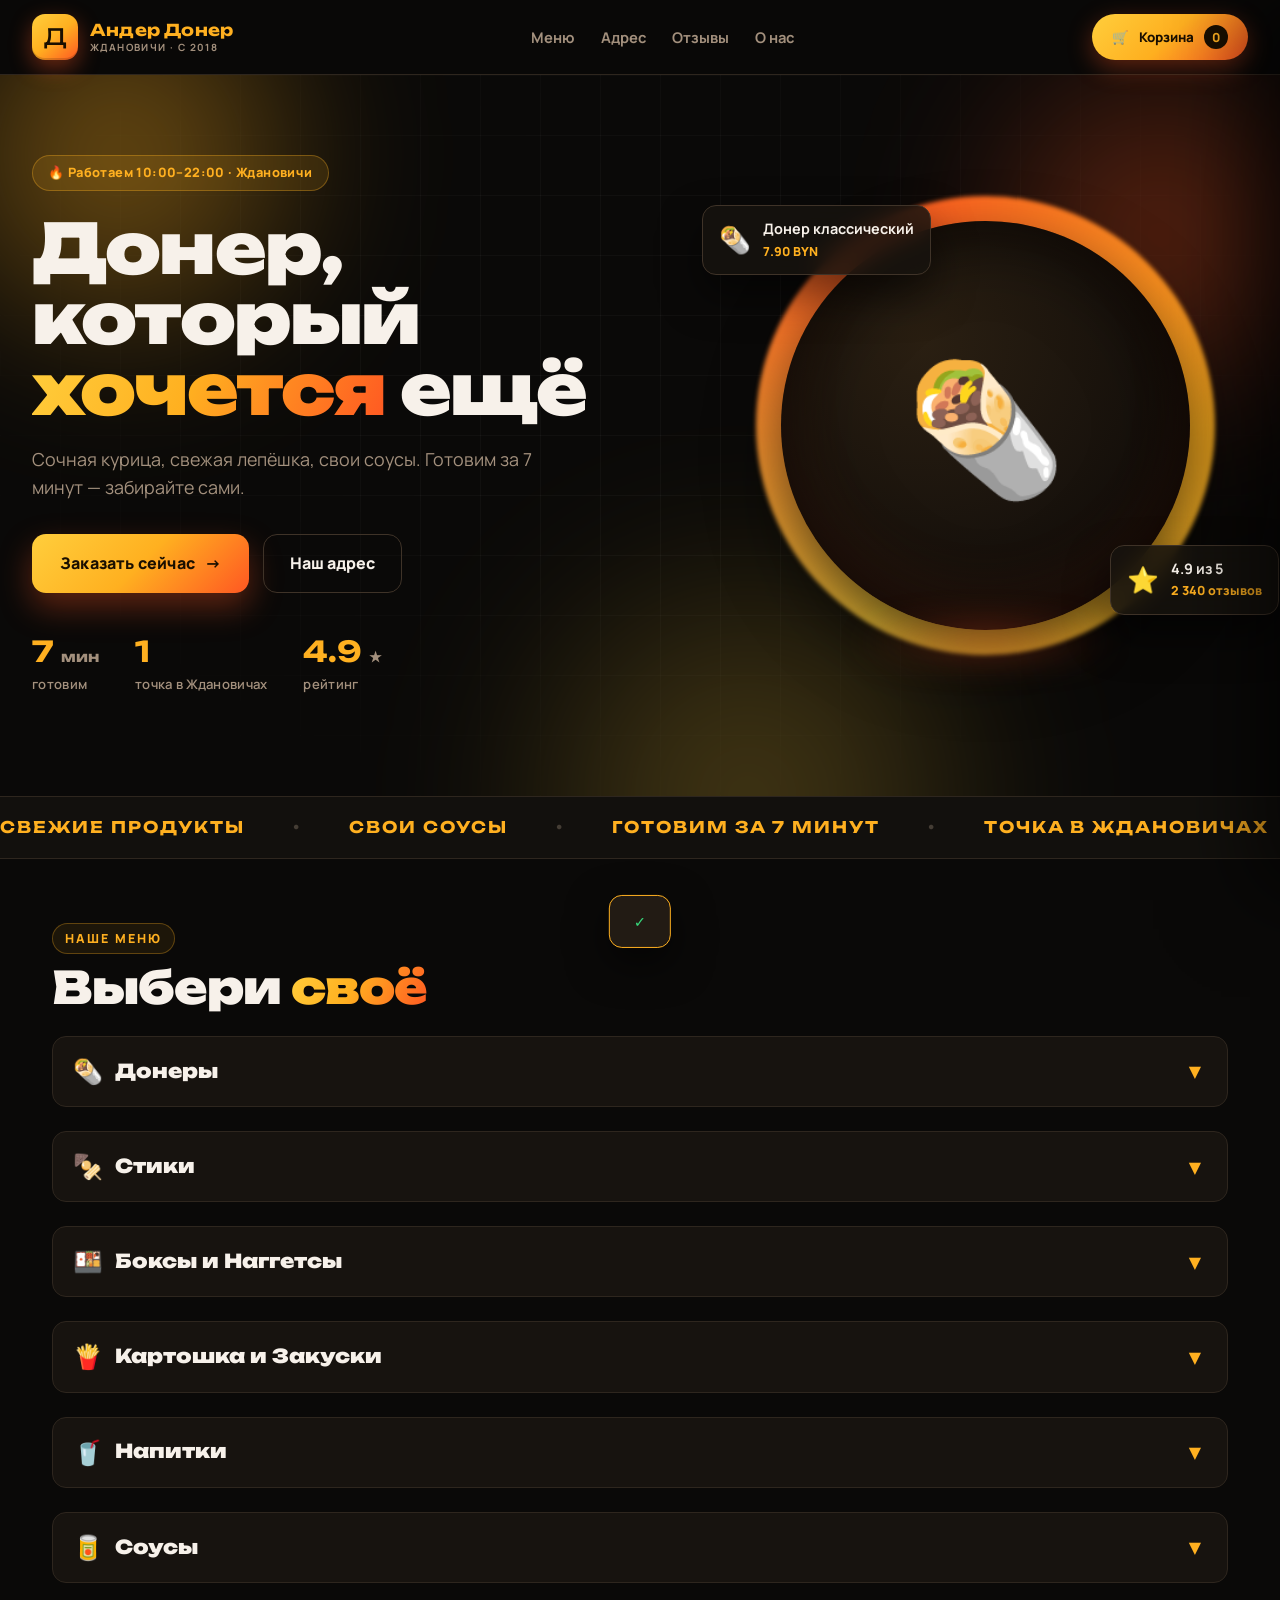
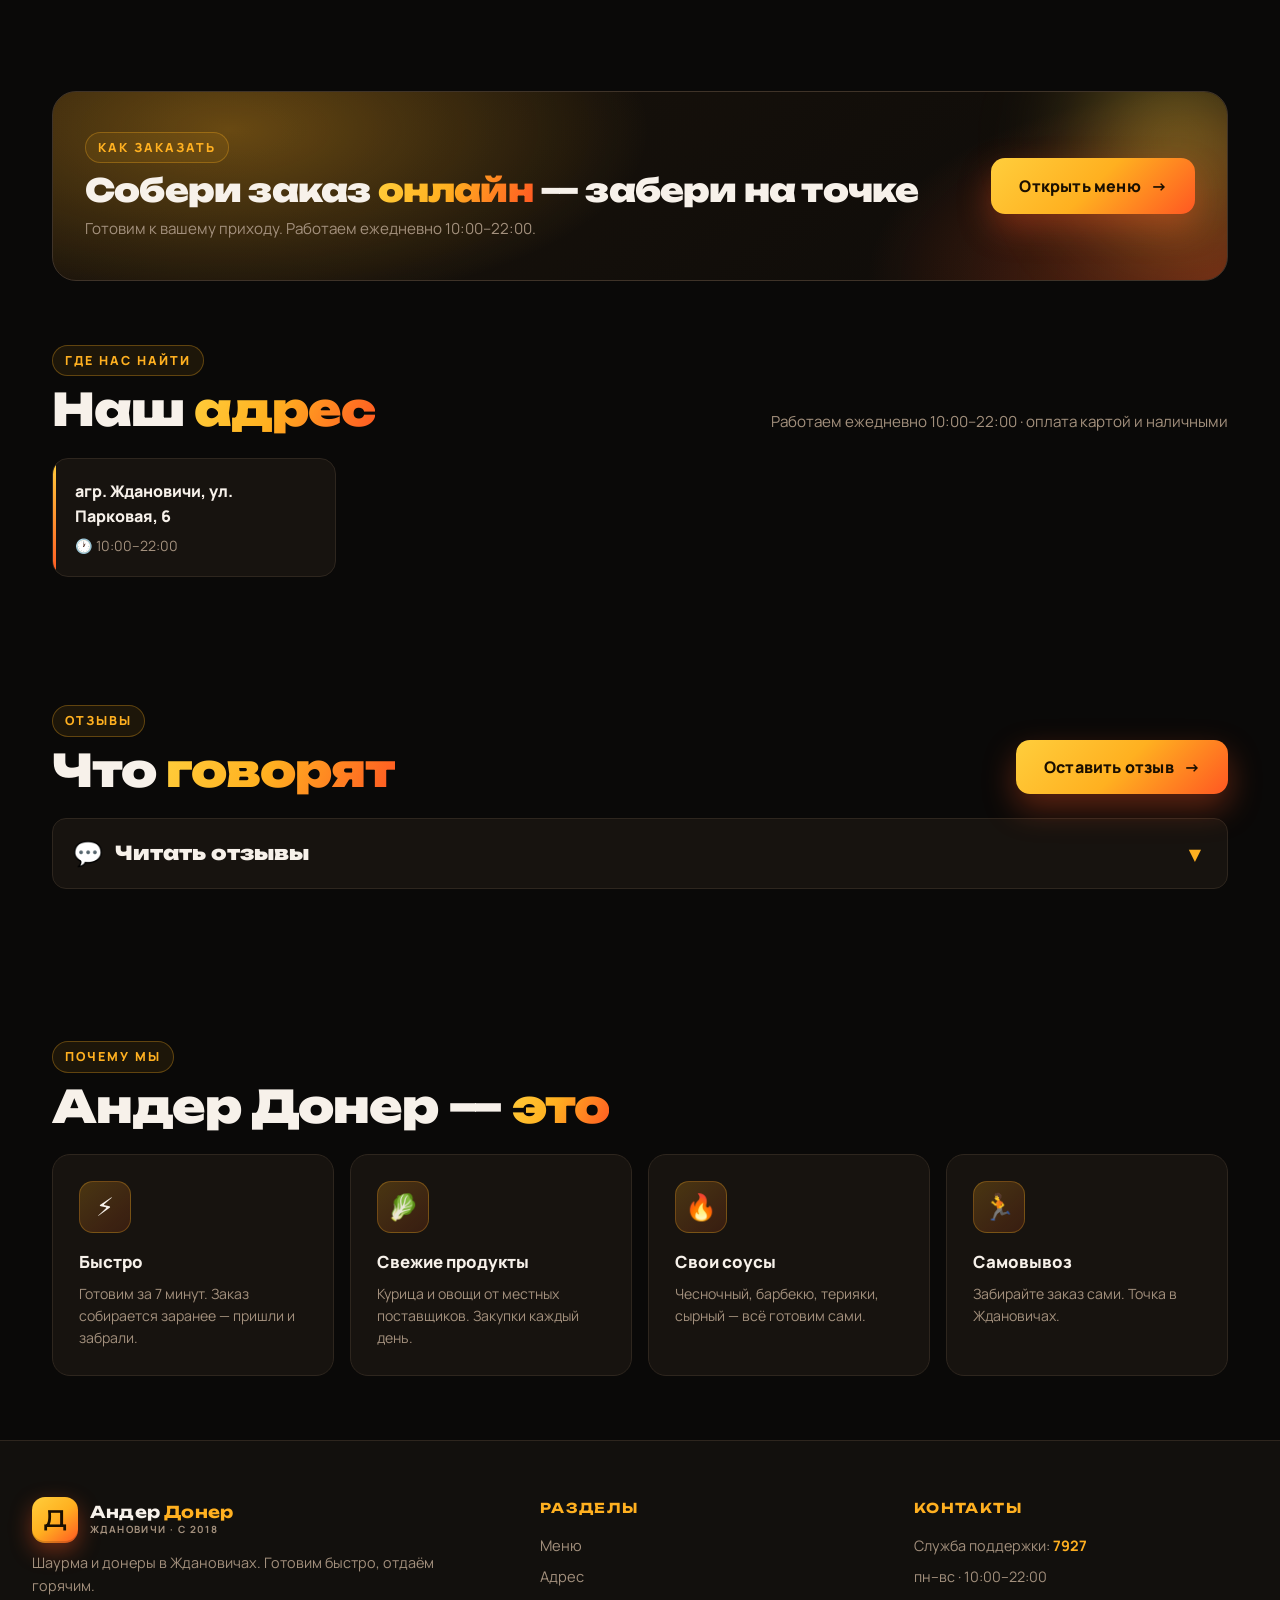
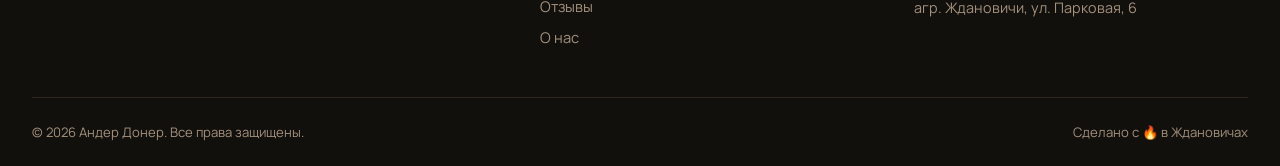
<file: index.html>
<!DOCTYPE html>
<html lang="ru">
<head>
<meta charset="UTF-8">
<meta name="viewport" content="width=device-width, initial-scale=1.0">
<meta name="theme-color" content="#0a0908">
<title>Андер Донер — шаурма и донеры в Ждановичах</title>
<link rel="preconnect" href="https://fonts.googleapis.com">
<link rel="preconnect" href="https://fonts.gstatic.com" crossorigin>
<link href="https://fonts.googleapis.com/css2?family=Manrope:wght@500;700;800;900&family=Unbounded:wght@700;900&display=swap" rel="stylesheet">
<style>
:root {
  --bg: #0a0908;
  --bg-soft: #12100d;
  --surface: #17130f;
  --surface-2: #221b14;
  --line: #2e261e;
  --line-2: #3f3328;
  --accent: #ffb020;
  --accent-2: #ff5722;
  --accent-3: #ffce3c;
  --text: #f7f1ea;
  --muted: #a3907d;
  --ok: #37d67a;
  --err: #ff5a5a;
  --radius: 18px;
  --font-body: 'Manrope', 'Segoe UI', system-ui, sans-serif;
  --font-display: 'Unbounded', 'Manrope', sans-serif;
}
* { margin:0; padding:0; box-sizing:border-box; }
html { scroll-behavior:smooth; }
body { font-family: var(--font-body); background: var(--bg); color: var(--text); line-height:1.55; -webkit-font-smoothing: antialiased; overflow-x:hidden; }
button { font-family: inherit; cursor:pointer; border:none; }
input, select, textarea { font-family: inherit; }
a { color: var(--accent); text-decoration:none; }
.grad { background: linear-gradient(115deg, var(--accent-3) 0%, var(--accent) 45%, var(--accent-2) 100%); -webkit-background-clip:text; background-clip:text; color:transparent; }
.eyebrow { display:inline-block; font-size:.78rem; font-weight:800; letter-spacing:2px; text-transform:uppercase; color: var(--accent); margin-bottom:10px; padding:5px 12px; border-radius:999px; border:1px solid rgba(255,176,32,.3); background: rgba(255,176,32,.08); }

/* HEADER */
.site-header { position: sticky; top:0; z-index:50; display:flex; align-items:center; justify-content:space-between; gap:16px; padding:14px 32px; background: rgba(10,9,8,.82); backdrop-filter: blur(16px) saturate(1.4); border-bottom:1px solid var(--line); }
.logo { display:flex; align-items:center; gap:12px; cursor:pointer; user-select:none; }
.logo-mark { width:46px; height:46px; border-radius:13px; background: linear-gradient(140deg, var(--accent-3), var(--accent), var(--accent-2)); display:grid; place-items:center; font-family: var(--font-display); font-size:1.4rem; color:#1a0f00; box-shadow: 0 8px 22px rgba(255,87,34,.4), inset 0 -2px 0 rgba(0,0,0,.15); }
.logo-text { display:flex; flex-direction:column; line-height:1.1; }
.logo-text > span { font-family: var(--font-display); font-size:1.02rem; font-weight:700; letter-spacing:.2px; }
.logo-text b { color: var(--accent); }
.logo-text i { font-style:normal; color: var(--muted); font-weight:700; font-size:.62rem; letter-spacing:1.4px; text-transform:uppercase; margin-top:2px; }
.site-nav { display:flex; gap:26px; }
.site-nav a { color: var(--muted); font-weight:700; font-size:.92rem; transition:.2s; position:relative; }
.site-nav a:hover { color: var(--text); }
.site-nav a::after { content:''; position:absolute; left:0; bottom:-6px; width:0; height:2px; background: var(--accent); transition:width .22s; }
.site-nav a:hover::after { width:100%; }
.cart-btn { display:flex; align-items:center; gap:10px; background: linear-gradient(135deg, var(--accent-3), var(--accent), var(--accent-2)); color:#1a0f00; font-weight:900; padding:11px 20px; border-radius:999px; transition: transform .15s, box-shadow .15s; box-shadow: 0 8px 24px rgba(255,87,34,.35); }
.cart-btn:hover { transform: translateY(-2px); box-shadow: 0 14px 32px rgba(255,87,34,.5); }
.cart-count { min-width:24px; height:24px; padding:0 7px; border-radius:999px; background:#1a0f00; color: var(--accent); display:grid; place-items:center; font-size:.78rem; }
@media(max-width:900px){ .site-nav{display:none;} .site-header{padding:12px 16px;} .logo-text i{display:none;} .cart-label{display:none;} }

/* HERO */
.hero { position:relative; overflow:hidden; padding: 80px 32px 100px; }
.hero-bg { position:absolute; inset:0; pointer-events:none; overflow:hidden; }
.hero-bg .orb { position:absolute; border-radius:50%; filter: blur(70px); opacity:.55; }
.orb-1 { width:520px; height:520px; top:-180px; left:-140px; background: radial-gradient(circle, rgba(255,176,32,.9), rgba(255,87,34,0) 65%); }
.orb-2 { width:480px; height:480px; top:-80px; right:-120px; background: radial-gradient(circle, rgba(255,87,34,.75), rgba(255,176,32,0) 65%); }
.orb-3 { width:600px; height:600px; bottom:-300px; left:35%; background: radial-gradient(circle, rgba(255,206,60,.5), rgba(255,87,34,0) 70%); }
.grid-lines { position:absolute; inset:0; background-image: linear-gradient(rgba(255,255,255,.03) 1px, transparent 1px), linear-gradient(90deg, rgba(255,255,255,.03) 1px, transparent 1px); background-size: 60px 60px; mask-image: radial-gradient(ellipse at 50% 40%, #000 30%, transparent 80%); -webkit-mask-image: radial-gradient(ellipse at 50% 40%, #000 30%, transparent 80%); }
.hero-inner { position:relative; max-width:1240px; margin:0 auto; display:grid; grid-template-columns: 1.1fr .9fr; gap:50px; align-items:center; }
.tagline { display:inline-block; padding:7px 15px; border-radius:999px; background: rgba(255,176,32,.12); color: var(--accent); border:1px solid rgba(255,176,32,.32); font-size:.8rem; font-weight:800; letter-spacing:.4px; margin-bottom:22px; }
.hero h1 { font-family: var(--font-display); font-size: clamp(2.4rem, 5.4vw, 4.4rem); line-height:1.02; font-weight:900; letter-spacing:-1.8px; margin-bottom:22px; }
.hero p { color: var(--muted); font-size:1.12rem; max-width:520px; margin-bottom:32px; }
.hero-actions { display:flex; gap:14px; flex-wrap:wrap; margin-bottom:44px; }
.btn-primary { display:inline-flex; align-items:center; gap:10px; background: linear-gradient(135deg, var(--accent-3), var(--accent), var(--accent-2)); color:#1a0f00; font-weight:900; padding:16px 28px; border-radius:14px; font-size:1rem; letter-spacing:.2px; box-shadow:0 14px 32px rgba(255,87,34,.35); transition:.2s; }
.btn-primary:hover { transform: translateY(-2px); box-shadow:0 20px 44px rgba(255,87,34,.5); }
.btn-primary .arrow { transition:.2s; }
.btn-primary:hover .arrow { transform: translateX(4px); }
.btn-primary:disabled { opacity:.45; cursor:not-allowed; transform:none; box-shadow:none; }
.btn-ghost { display:inline-flex; align-items:center; background: transparent; color:var(--text); font-weight:800; padding:16px 26px; border-radius:14px; border:1px solid var(--line-2); transition:.2s; font-size:1rem; }
.btn-ghost:hover { border-color: var(--accent); color: var(--accent); background:rgba(255,176,32,.05); }
.hero-stats { display:flex; gap:36px; flex-wrap:wrap; }
.stat b { display:block; font-family: var(--font-display); font-size:1.8rem; color: var(--accent); line-height:1; margin-bottom:6px; }
.stat b small { font-size:.9rem; color: var(--muted); font-weight:700; }
.stat span { color:var(--muted); font-size:.82rem; font-weight:600; letter-spacing:.3px; }
.hero-visual { position:relative; aspect-ratio:1/1; display:grid; place-items:center; }
.hero-plate { position:relative; width:78%; aspect-ratio:1/1; border-radius:50%; display:grid; place-items:center; animation: floaty 6s ease-in-out infinite; }
.plate-ring { position:absolute; inset:-6%; border-radius:50%; background: conic-gradient(from 210deg, var(--accent-3), var(--accent-2), var(--accent), var(--accent-3)); filter: blur(2px); animation: spin 22s linear infinite; }
.hero-plate .plate-wrap { position:relative; width:100%; aspect-ratio:1/1; border-radius:50%; background: radial-gradient(circle at 35% 30%, #2a1f12, #110d0a 75%); display:grid; place-items:center; font-size: clamp(6rem, 10vw, 9rem); box-shadow: inset 0 0 80px rgba(0,0,0,.8), inset 0 -30px 60px rgba(255,87,34,.12), 0 30px 70px rgba(0,0,0,.7); }
.plate-shadow { position:absolute; bottom:-8%; left:15%; right:15%; height:10%; background: radial-gradient(ellipse, rgba(255,87,34,.5), transparent 65%); filter: blur(18px); }
@keyframes spin { to { transform: rotate(360deg); } }
@keyframes floaty { 0%,100%{ transform:translateY(0); } 50%{ transform:translateY(-14px); } }
.float-card { position:absolute; display:flex; align-items:center; gap:12px; background: rgba(23,19,15,.85); backdrop-filter: blur(12px); border:1px solid var(--line-2); border-radius:14px; padding:12px 16px; font-size:.85rem; box-shadow: 0 20px 40px rgba(0,0,0,.5); z-index:2; animation: floaty 6s ease-in-out infinite; }
.fc-emoji { font-size:1.6rem; }
.float-card b { display:block; font-size:.9rem; }
.float-card small { color: var(--accent); font-weight:800; font-size:.78rem; }
.fc-1 { top:8%; left:-4%; animation-delay: 0s; }
.fc-2 { bottom:14%; right:-6%; animation-delay: 1.5s; }
@media(max-width:900px){ .hero-inner{ grid-template-columns:1fr; gap:60px; } .hero-visual{ max-width:420px; margin:0 auto; width:100%; } .fc-1{ left:0; } .fc-2{ right:0; } }

/* MARQUEE */
.marquee { border-top:1px solid var(--line); border-bottom:1px solid var(--line); background: var(--bg-soft); overflow:hidden; padding: 18px 0; }
.marquee-track { display:flex; gap:48px; white-space:nowrap; animation: marquee 30s linear infinite; font-family: var(--font-display); font-weight:700; font-size:1rem; letter-spacing:2px; color: var(--muted); }
.marquee-track span:nth-child(odd) { color: var(--accent); }
.marquee-track span:nth-child(even) { opacity:.35; }
@keyframes marquee { from{transform:translateX(0);} to{transform:translateX(-50%);} }

/* SECTIONS */
main { max-width:1240px; margin:0 auto; padding: 0 32px; }
.section { padding: 64px 0; scroll-margin-top: 90px; }
@media(max-width:820px){ main{padding:0 16px;} .section{padding:48px 0;} }
.section-head { display:flex; align-items:flex-end; justify-content:space-between; gap:24px; margin-bottom:24px; flex-wrap:wrap; }
.section-head h2 { font-family: var(--font-display); font-size: clamp(1.9rem, 3.5vw, 2.8rem); font-weight:900; letter-spacing:-1px; line-height:1.06; }
.section-desc { color:var(--muted); font-size:.95rem; }

/* АККОРДЕОН */
.accordion-head { display: flex; align-items: center; justify-content: space-between; cursor: pointer; padding: 16px 20px; background: var(--surface); border: 1px solid var(--line); border-radius: 14px; margin-bottom: 12px; transition: background 0.2s, border-color 0.2s; user-select: none; }
.accordion-head:hover { background: var(--surface-2); border-color: var(--line-2); }
.accordion-head h3 { font-family: var(--font-display); font-size: 1.2rem; font-weight: 900; color: var(--text); margin: 0; display: flex; align-items: center; gap: 12px; }
.accordion-head h3 span.icon { font-size: 1.5rem; }
.accordion-arrow { width: 24px; height: 24px; display: grid; place-items: center; color: var(--accent); transition: transform 0.3s ease; }
.accordion-item.open .accordion-arrow { transform: rotate(180deg); }
.accordion-item.open .accordion-head { border-bottom-left-radius: 0; border-bottom-right-radius: 0; margin-bottom: 0; border-bottom-color: transparent; }
.accordion-body { display: grid; grid-template-rows: 0fr; transition: grid-template-rows 0.3s ease-out; margin-bottom: 12px; }
.accordion-item.open .accordion-body { grid-template-rows: 1fr; }
.accordion-inner { overflow: hidden; padding: 0 4px; }
.accordion-inner > .grid, .accordion-inner > .reviews { padding-top: 16px; padding-bottom: 8px; }

/* МЕНЮ */
.grid { display:grid; grid-template-columns: repeat(auto-fill, minmax(260px, 1fr)); gap:22px; }
.card { position:relative; background: var(--surface); border:1px solid var(--line); border-radius: var(--radius); overflow:hidden; display:flex; flex-direction:column; transition: transform .22s, border-color .22s, box-shadow .22s; }
.card:hover { transform: translateY(-6px); border-color: var(--line-2); box-shadow:0 24px 48px rgba(0,0,0,.55); }
.card-img { height:170px; position:relative; display:grid; place-items:center; overflow:hidden; background: radial-gradient(circle at 50% 55%, rgba(255,176,32,.35), transparent 65%), linear-gradient(150deg, #2b2014, #16110c); }
.card-img::before { content:''; position:absolute; inset:0; background-image: linear-gradient(rgba(255,255,255,.04) 1px, transparent 1px), linear-gradient(90deg, rgba(255,255,255,.04) 1px, transparent 1px); background-size: 30px 30px; mask-image: radial-gradient(circle at 50% 50%, #000, transparent 75%); -webkit-mask-image: radial-gradient(circle at 50% 50%, #000, transparent 75%); }
.card-img .glyph { position:relative; font-size:4rem; z-index:1; filter: drop-shadow(0 12px 20px rgba(0,0,0,.6)); transition: transform .3s; }
.card:hover .card-img .glyph { transform: scale(1.12) rotate(-4deg); }
.card-img .badge { position:absolute; top:12px; left:12px; z-index:2; padding:5px 11px; border-radius:999px; font-size:.7rem; font-weight:900; letter-spacing:.6px; text-transform:uppercase; background: rgba(255,176,32,.2); color: var(--accent); border:1px solid rgba(255,176,32,.45); backdrop-filter: blur(8px); }
.card-img .badge.hot { background: rgba(255,87,34,.22); color:#ff9066; border-color:rgba(255,87,34,.55); }
.card-img .badge.veg { background: rgba(55,214,122,.15); color:#6ee79a; border-color:rgba(55,214,122,.45); }
.card-body { padding:18px 18px 20px; display:flex; flex-direction:column; gap:8px; flex:1; }
.card-body h3 { font-size:1.08rem; font-weight:800; letter-spacing:-.2px; }
.card-body .desc { font-size:.86rem; color:var(--muted); flex:1; line-height:1.5; }
.card-foot { display:flex; align-items:center; justify-content:space-between; margin-top:14px; gap:10px; }
.price { font-family: var(--font-display); font-size:1.18rem; font-weight:700; color: var(--accent); letter-spacing:-.4px; }
.add { background: var(--surface-2); color: var(--text); border:1px solid var(--line-2); padding:10px 16px; border-radius:11px; font-weight:800; font-size:.86rem; transition:.18s; white-space:nowrap; }
.add:hover { background: linear-gradient(135deg, var(--accent-3), var(--accent-2)); color:#1a0f00; border-color:transparent; transform: scale(1.04); }

/* ВЫБОР ВЕСА */
.size-selector { display: flex; gap: 6px; flex-wrap: wrap; margin-top: 8px; }
.size-btn {
    background: var(--surface-2); color: var(--muted); border: 1px solid var(--line-2);
    padding: 6px 10px; border-radius: 8px; font-size: 0.75rem; font-weight: 800;
    cursor: pointer; transition: 0.2s; flex: 1; text-align: center;
}
.size-btn:hover { border-color: var(--accent); color: var(--accent); }
.size-btn.active {
    background: linear-gradient(135deg, var(--accent-3), var(--accent-2));
    color: #1a0f00; border-color: transparent; box-shadow: 0 4px 10px rgba(255,87,34,.3);
}
.single-weight { font-size: 0.8rem; color: var(--muted); margin-top: 8px; font-weight: 600; }

/* PROMO */
.promo-band { margin: 20px 0 0; padding: 40px 32px; border-radius: 24px; background: radial-gradient(700px 300px at 15% 20%, rgba(255,176,32,.35), transparent 60%), radial-gradient(600px 320px at 100% 100%, rgba(255,87,34,.4), transparent 60%), linear-gradient(140deg, #1a130b, #0d0b09); border: 1px solid var(--line-2); position: relative; overflow: hidden; }
.promo-band::before { content:''; position:absolute; top:-100px; right:-100px; width:300px; height:300px; border-radius:50%; background: radial-gradient(circle, rgba(255,206,60,.5), transparent 65%); filter: blur(40px); }
.promo-inner { position:relative; display:flex; align-items:center; justify-content:space-between; gap:24px; flex-wrap:wrap; }
.promo-text h3 { font-family: var(--font-display); font-size: clamp(1.4rem, 3vw, 2rem); font-weight:900; letter-spacing:-.8px; line-height:1.1; margin-bottom:8px; }
.promo-text p { color: var(--muted); font-size:.95rem; }

/* АДРЕСА */
.addr-grid { display:grid; grid-template-columns: repeat(auto-fill, minmax(250px,1fr)); gap:14px; }
.addr { position:relative; overflow:hidden; background:var(--surface); border:1px solid var(--line); border-radius:16px; padding:20px 22px; transition:.2s; }
.addr::before { content:''; position:absolute; left:0; top:0; bottom:0; width:3px; background: linear-gradient(180deg, var(--accent-3), var(--accent-2)); transition:.2s; }
.addr:hover { background: var(--surface-2); transform: translateY(-3px); border-color: var(--line-2); }
.addr:hover::before { width:5px; }
.addr strong { display:flex; align-items:center; gap:8px; margin-bottom:6px; font-size:1rem; font-weight:800; }
.addr span { color:var(--muted); font-size:.88rem; display:flex; align-items:center; gap:6px; }

/* ОТЗЫВЫ */
.reviews { display: flex; overflow-x: auto; gap: 16px; padding-bottom: 12px; scroll-snap-type: x mandatory; -webkit-overflow-scrolling: touch; }
.reviews::-webkit-scrollbar { height: 6px; }
.reviews::-webkit-scrollbar-track { background: var(--surface-2); border-radius: 10px; }
.reviews::-webkit-scrollbar-thumb { background: var(--accent); border-radius: 10px; }
.review { background: var(--surface); border:1px solid var(--line); border-radius:16px; padding:16px; transition:.2s; position:relative; flex: 0 0 280px; scroll-snap-align: start; display: flex; flex-direction: column; }
.review::before { content:'"'; position:absolute; top:-5px; right:12px; font-family: Georgia, serif; font-size:4rem; line-height:1; color: rgba(255,176,32,.12); font-weight:900; }
.review:hover { border-color: var(--line-2); transform: translateY(-2px); }
.rv-top { display:flex; justify-content:space-between; align-items:center; margin-bottom:8px; gap:8px; flex-wrap:wrap; }
.rv-top b { font-size:.85rem; display:flex; align-items:center; gap:6px; flex-wrap:wrap; }
.stars { color: var(--accent); font-size:.8rem; letter-spacing:1px; }
.review p { color: var(--text); font-size:.82rem; line-height:1.4; margin-bottom:12px; word-wrap:break-word; flex:1; }
.review small { color: var(--muted); font-size:.7rem; display:block; margin-top:auto; }
.review.user-review { border-color: rgba(255,176,32,.6); background: linear-gradient(160deg, rgba(255,176,32,.06), var(--surface)); box-shadow: 0 0 0 1px rgba(255,176,32,.25); }
.your-badge { display:inline-block; padding:2px 6px; border-radius:5px; font-size:.55rem; background: linear-gradient(135deg, var(--accent-3), var(--accent-2)); color:#1a0f00; font-weight:900; letter-spacing:.5px; text-transform:uppercase; }

/* star picker */
.star-picker { display:flex; gap:4px; margin:4px 0 2px; }
.star-picker button { background:transparent; font-size:2.1rem; line-height:1; color: var(--line-2); padding:2px 4px; transition: color .15s, transform .15s; }
.star-picker button:hover { transform: scale(1.15); }
.star-picker button.active { color: var(--accent); }

/* ПРЕИМУЩЕСТВА */
.features { display:grid; grid-template-columns: repeat(auto-fit,minmax(220px,1fr)); gap:16px; }
.feature { background: var(--surface); border:1px solid var(--line); border-radius:18px; padding:26px; transition:.2s; }
.feature:hover { border-color: var(--line-2); transform: translateY(-3px); }
.ft-ico { width:52px; height:52px; border-radius:14px; display:grid; place-items:center; font-size:1.6rem; background: linear-gradient(140deg, rgba(255,176,32,.22), rgba(255,87,34,.14)); border: 1px solid rgba(255,176,32,.28); margin-bottom:16px; }
.feature h4 { font-size:1.05rem; margin-bottom:8px; font-weight:800; }
.feature p { color:var(--muted); font-size:.88rem; }

/* FOOTER */
.site-footer { border-top:1px solid var(--line); background: var(--bg-soft); padding: 56px 32px 24px; }
.foot-inner { max-width:1240px; margin:0 auto; display:grid; grid-template-columns: 1.4fr 1fr 1fr; gap:40px; padding-bottom: 40px; border-bottom:1px solid var(--line); }
.foot-col p { color:var(--muted); font-size:.9rem; margin-top:8px; line-height:1.6; }
.foot-col h5 { font-family: var(--font-display); font-size:.85rem; font-weight:700; letter-spacing:1.4px; text-transform:uppercase; color: var(--accent); margin-bottom:16px; }
.foot-col a { display:block; color: var(--muted); font-size:.92rem; margin-bottom:8px; transition:.2s; }
.foot-col a:hover { color: var(--text); }
.foot-col b { color: var(--accent); }
.foot-bottom { max-width:1240px; margin: 24px auto 0; display:flex; justify-content:space-between; gap:20px; flex-wrap:wrap; color: var(--muted); font-size:.82rem; }
@media(max-width:820px){ .site-footer{padding:40px 16px 20px;} .foot-inner{grid-template-columns:1fr; gap:28px;} }

/* КОРЗИНА & МОДАЛКИ */
.overlay { position:fixed; inset:0; background:rgba(0,0,0,.7); backdrop-filter:blur(4px); opacity:0; pointer-events:none; transition:.22s; z-index:60; }
.overlay.on { opacity:1; pointer-events:auto; }
.drawer { position:fixed; top:0; right:0; height:100%; width:min(480px,100%); background: var(--surface); border-left:1px solid var(--line-2); transform: translateX(100%); transition: transform .3s cubic-bezier(.4,0,.2,1); z-index:70; display:flex; flex-direction:column; box-shadow: -30px 0 80px rgba(0,0,0,.6); }
.drawer.on { transform: translateX(0); }
.drawer-head { display:flex; align-items:center; justify-content:space-between; padding:22px 24px; border-bottom:1px solid var(--line); }
.drawer-head h3 { font-family: var(--font-display); font-size:1.3rem; font-weight:900; }
.x { background:transparent; color:var(--muted); font-size:1.5rem; line-height:1; padding:6px 10px; border-radius:10px; transition:.15s; }
.x:hover { color:var(--text); background:var(--surface-2); }
.drawer-body { flex:1; overflow-y:auto; padding:12px 24px; }
.drawer-foot { border-top:1px solid var(--line); padding:20px 24px 24px; background: var(--bg-soft); }
.ci { display:flex; gap:12px; padding:16px 0; border-bottom:1px solid var(--line); align-items:center; }
.ci-img { width:56px; height:56px; border-radius:12px; background: linear-gradient(150deg,#2b2014,#171310); display:grid; place-items:center; font-size:1.5rem; flex-shrink:0; border:1px solid var(--line); }
.ci-info { flex:1; min-width:0; }
.ci-info b { display:block; font-size:.94rem; font-weight:800; }
.ci-info small { color:var(--muted); font-size:.82rem; }
.qty { display:flex; align-items:center; gap:8px; }
.qty button { width:30px; height:30px; border-radius:9px; background:var(--surface-2); color:var(--text); border:1px solid var(--line-2); font-weight:900; font-size:1rem; line-height:1; transition:.15s; }
.qty button:hover { border-color:var(--accent); color:var(--accent); }
.qty span { min-width:22px; text-align:center; font-weight:800; }
.ci-sum { font-family: var(--font-display); font-weight:700; color:var(--accent); min-width:82px; text-align:right; font-size:.92rem; }
.empty { text-align:center; padding:40px 10px; color:var(--muted); width:100%; }
.empty .big { font-size:3.2rem; margin-bottom:14px; }
.empty p { font-size:.95rem; }
.totals { margin-bottom:16px; }
.row { display:flex; justify-content:space-between; padding:6px 0; color:var(--muted); font-size:.9rem; }
.row.grand { color:var(--text); font-size:1.15rem; font-weight:900; padding-top:12px; margin-top:8px; border-top:1px solid var(--line); font-family: var(--font-display); }
.row.grand span:last-child { color:var(--accent); }
.btn-checkout { width:100%; padding:17px; border-radius:14px; font-weight:900; font-size:1rem; background: linear-gradient(135deg, var(--accent-3), var(--accent), var(--accent-2)); color:#1a0f00; transition:.18s; box-shadow:0 12px 30px rgba(255,87,34,.35); letter-spacing:.3px; }
.btn-checkout:hover { transform: translateY(-2px); box-shadow:0 18px 40px rgba(255,87,34,.5); }
.btn-checkout:disabled { opacity:.4; cursor:not-allowed; transform:none; box-shadow:none; }
.modal { position:fixed; inset:0; display:grid; place-items:center; padding:20px; background:rgba(0,0,0,.78); backdrop-filter:blur(6px); opacity:0; pointer-events:none; transition:.22s; z-index:90; overflow-y:auto; }
.modal.on { opacity:1; pointer-events:auto; }
.modal-card { width:min(580px,100%); background: var(--surface); border:1px solid var(--line-2); border-radius:22px; padding:32px; transform: translateY(16px) scale(.98); transition:.3s; max-height: calc(100vh - 40px); overflow-y:auto; box-shadow: 0 40px 100px rgba(0,0,0,.7); }
.modal.on .modal-card { transform:translateY(0) scale(1); }
.modal-card h3 { font-family: var(--font-display); font-size:1.5rem; font-weight:900; margin-bottom:6px; letter-spacing:-.4px; }
.modal-card .sub { color:var(--muted); font-size:.9rem; margin-bottom:22px; }
.field { margin-bottom:16px; }
.field label { display:block; font-size:.82rem; font-weight:800; color:var(--muted); margin-bottom:7px; letter-spacing:.3px; }
.field input, .field select, .field textarea { width:100%; padding:13px 15px; border-radius:11px; background:var(--surface-2); border:1px solid var(--line-2); color:var(--text); font-size:.95rem; outline:none; transition:.15s; resize:vertical; }
.field input:focus, .field select:focus, .field textarea:focus { border-color: var(--accent); box-shadow: 0 0 0 3px rgba(255,176,32,.12); }
.field.invalid input, .field.invalid select, .field.invalid textarea { border-color: var(--err); }
.field .err { color:var(--err); font-size:.78rem; margin-top:5px; display:none; }
.field.invalid .err { display:block; }
.pickup-note { padding:14px 16px; border-radius:11px; background: rgba(255,176,32,.08); border:1px solid rgba(255,176,32,.3); font-size:.9rem; margin-bottom:18px; }
.pickup-note b { color: var(--accent); display:block; margin-bottom:4px; }
.pickup-note span { color: var(--muted); }
.radio-row { display:flex; gap:8px; flex-wrap:wrap; }
.radio-row label { flex:1; min-width:130px; display:flex; align-items:center; gap:9px; padding:12px 14px; border-radius:11px; background:var(--surface-2); border:1px solid var(--line-2); font-size:.88rem; font-weight:700; cursor:pointer; color:var(--muted); transition:.15s; }
.radio-row input { accent-color: var(--accent); }
.radio-row label:has(input:checked) { border-color: var(--accent); color: var(--text); background: rgba(255,176,32,.08); }
.modal-actions { display:flex; gap:12px; margin-top:24px; }
.modal-actions .back { background:transparent; border:1px solid var(--line-2); color:var(--text); padding:15px 22px; border-radius:12px; font-weight:800; font-size:.95rem; }
.modal-actions .back:hover { border-color: var(--accent); color: var(--accent); }
.modal-actions .go { flex:1; padding:15px; border-radius:12px; font-weight:900; background: linear-gradient(135deg, var(--accent-3), var(--accent-2)); color:#1a0f00; font-size:1rem; box-shadow: 0 10px 26px rgba(255,87,34,.35); transition:.15s; }
.modal-actions .go:hover { transform: translateY(-1px); }
.success { text-align:center; padding:20px 0; }
.success .check { width:84px; height:84px; border-radius:50%; margin:0 auto 22px; background: rgba(55,214,122,.14); border:2px solid var(--ok); display:grid; place-items:center; font-size:2.2rem; color:var(--ok); animation: pop .4s cubic-bezier(.4,0,.2,1); }
@keyframes pop { 0%{transform:scale(.4);opacity:0;} 100%{transform:scale(1);opacity:1;} }
.success h3 { font-family: var(--font-display); font-size:1.5rem; margin-bottom:10px; }
.success p { color:var(--muted); margin-bottom:6px; }
.order-no { font-family: var(--font-display); font-size:1.4rem; font-weight:900; color: var(--accent); margin:16px 0; letter-spacing:1px; }
.toast { position:fixed; bottom:26px; left:50%; transform:translate(-50%, 140%); background: var(--surface-2); border:1px solid var(--accent); color: var(--text); padding:14px 24px; border-radius:13px; font-weight:700; font-size:.92rem; z-index:120; transition: transform .32s cubic-bezier(.4,0,.2,1); box-shadow:0 14px 40px rgba(0,0,0,.6); display:flex; align-items:center; gap:8px; }
.toast::before { content:'✓'; color: var(--ok); font-weight:900; }
.toast.on { transform:translate(-50%, 0); }

/* АДМИНКА */
.admin-tabs { display: flex; gap: 10px; margin-bottom: 20px; border-bottom: 1px solid var(--line-2); padding-bottom: 10px; overflow-x: auto; }
.admin-tabs button { background: transparent; color: var(--muted); font-weight: bold; font-size: 0.95rem; padding: 8px 12px; border-radius: 8px; transition: 0.2s; white-space: nowrap; }
.admin-tabs button.active { background: var(--surface-2); color: var(--accent); }
.admin-tab-content { display: none; }
.admin-tab-content.active { display: block; }

.admin-section { margin-bottom: 24px; background: var(--surface-2); border: 1px solid var(--line); border-radius: 12px; padding: 16px; }
.admin-section h4 { font-family: var(--font-display); font-size: 1rem; margin-bottom: 12px; color: var(--accent); display: flex; justify-content: space-between; align-items: center; }
.admin-item { display: flex; justify-content: space-between; align-items: center; padding: 10px 0; border-bottom: 1px solid var(--line); font-size: 0.85rem; }
.admin-item:last-child { border-bottom: none; padding-bottom: 0; }
.admin-item .item-info { flex: 1; margin-right: 10px; word-break: break-word; }
.admin-item .item-actions { display: flex; gap: 6px; flex-shrink: 0; }
.admin-item button { background: var(--surface); color: var(--text); border: 1px solid var(--line); padding: 6px 10px; border-radius: 6px; font-weight: bold; cursor: pointer; transition: 0.15s; font-size: 0.8rem; }
.admin-item button:hover { background: var(--accent); color: #1a0f00; border-color: transparent; }
.admin-item button.del { color: var(--err); border-color: rgba(255,90,90,0.3); }
.admin-item button.del:hover { background: var(--err); color: white; border-color: transparent; }

/* Форма добавления/редактирования */
.admin-form { display: none; margin-top: 16px; padding-top: 16px; border-top: 1px dashed var(--line-2); }
.admin-form.active { display: block; }
.form-row { display: grid; grid-template-columns: 1fr 1fr; gap: 10px; margin-bottom: 10px; }
@media(max-width: 600px) { .form-row { grid-template-columns: 1fr; } }
.admin-form input, .admin-form select { width: 100%; padding: 10px; border-radius: 8px; background: var(--surface); border: 1px solid var(--line-2); color: var(--text); font-size: 0.9rem; }
.form-actions { display: flex; gap: 8px; margin-top: 12px; }
.form-actions button { flex: 1; padding: 10px; border-radius: 8px; font-weight: bold; cursor: pointer; }
.form-actions .save-btn { background: var(--ok); color: #0a0908; border: none; }
.form-actions .cancel-btn { background: transparent; border: 1px solid var(--line-2); color: var(--text); }

/* Размеры в админке */
.add-size-btn { margin-top: 8px; padding: 8px 12px; background: rgba(255,176,32,.1); color: var(--accent); border: 1px dashed rgba(255,176,32,.4); border-radius: 8px; font-weight: bold; cursor: pointer; font-size: 0.8rem; width: 100%; transition: 0.2s; }
.add-size-btn:hover { background: rgba(255,176,32,.2); }
.size-row { display: flex; gap: 8px; margin-bottom: 8px; }
.size-row input:first-child { flex: 2; min-width: 80px; }
.size-row input:nth-child(2) { flex: 1; min-width: 70px; }
.size-row button { background: var(--err); color: #fff; border: none; border-radius: 6px; padding: 0 10px; cursor: pointer; font-weight: bold; }
</style>
</head>
<body>

<header class="site-header">
  <a href="#" class="logo" id="secretAdminTrigger">
    <span class="logo-mark">Д</span>
    <span class="logo-text">
      <span>Андер<b> Донер</b></span>
      <i>Ждановичи · с 2018</i>
    </span>
  </a>
  <nav class="site-nav">
    <a href="#menu">Меню</a>
    <a href="#addresses">Адрес</a>
    <a href="#reviews">Отзывы</a>
    <a href="#why">О нас</a>
  </nav>
  <button class="cart-btn" id="cartBtn" aria-label="Открыть корзину">
    <span class="cart-ico">🛒</span>
    <span class="cart-label">Корзина</span>
    <span class="cart-count" id="cartCount">0</span>
  </button>
</header>

<section class="hero">
  <div class="hero-bg">
    <div class="orb orb-1"></div>
    <div class="orb orb-2"></div>
    <div class="orb orb-3"></div>
    <div class="grid-lines"></div>
  </div>
  <div class="hero-inner">
    <div class="hero-text">
      <span class="tagline">🔥 Работаем <span id="heroHours">10:00–22:00</span> · Ждановичи</span>
      <h1>Донер, который<br><span class="grad">хочется</span> ещё</h1>
      <p>Сочная курица, свежая лепёшка, свои соусы. Готовим за 7 минут — забирайте сами.</p>
      <div class="hero-actions">
        <a href="#menu" class="btn-primary">Заказать сейчас <span class="arrow">→</span></a>
        <a href="#addresses" class="btn-ghost">Наш адрес</a>
      </div>
      <div class="hero-stats">
        <div class="stat"><b>7 <small>мин</small></b><span>готовим</span></div>
        <div class="stat"><b>1</b><span>точка в Ждановичах</span></div>
        <div class="stat"><b>4.9 <small>★</small></b><span>рейтинг</span></div>
      </div>
    </div>
    <div class="hero-visual">
      <div class="float-card fc-1"><span class="fc-emoji">🌯</span><div><b>Донер классический</b><small id="heroPrice">7.90 BYN</small></div></div>
      <div class="float-card fc-2"><span class="fc-emoji">⭐</span><div><b>4.9 из 5</b><small>2 340 отзывов</small></div></div>
      <div class="hero-plate">
        <div class="plate-ring"></div>
        <div class="plate-wrap">🌯</div>
        <div class="plate-shadow"></div>
      </div>
    </div>
  </div>
</section>

<div class="marquee">
  <div class="marquee-track">
    <span>СВЕЖИЕ ПРОДУКТЫ</span><span>•</span><span>СВОИ СОУСЫ</span><span>•</span><span>ГОТОВИМ ЗА 7 МИНУТ</span><span>•</span><span>ТОЧКА В ЖДАНОВИЧАХ</span><span>•</span><span>САМОВЫВОЗ</span><span>•</span>
    <span>СВЕЖИЕ ПРОДУКТЫ</span><span>•</span><span>СВОИ СОУСЫ</span><span>•</span><span>ГОТОВИМ ЗА 7 МИНУТ</span><span>•</span><span>ТОЧКА В ЖДАНОВИЧАХ</span><span>•</span><span>САМОВЫВОЗ</span><span>•</span>
  </div>
</div>

<main>
  <section id="menu" class="section">
    <div class="section-head">
      <div><span class="eyebrow">Наше меню</span><h2>Выбери <span class="grad">своё</span></h2></div>
    </div>
    <div id="menuContainer"></div>
  </section>

  <section class="promo-band">
    <div class="promo-inner">
      <div class="promo-text">
        <span class="eyebrow">Как заказать</span>
        <h3>Собери заказ <span class="grad">онлайн</span> — забери на точке</h3>
        <p>Готовим к вашему приходу. Работаем ежедневно <span id="promoHours">10:00–22:00</span>.</p>
      </div>
      <a href="#menu" class="btn-primary">Открыть меню <span class="arrow">→</span></a>
    </div>
  </section>

  <section id="addresses" class="section">
    <div class="section-head">
      <div><span class="eyebrow">Где нас найти</span><h2>Наш <span class="grad">адрес</span></h2></div>
      <p class="section-desc">Работаем ежедневно <span id="descHours">10:00–22:00</span> · оплата картой и наличными</p>
    </div>
    <div class="addr-grid" id="addrGrid"></div>
  </section>

  <section id="reviews" class="section">
    <div class="section-head" style="margin-bottom: 0;">
      <div><span class="eyebrow">Отзывы</span><h2>Что <span class="grad">говорят</span></h2></div>
      <button class="btn-primary" id="reviewBtn">Оставить отзыв <span class="arrow">→</span></button>
    </div>
    
    <div class="accordion-item" id="reviewsAccordion" style="margin-top: 24px;">
      <div class="accordion-head" onclick="toggleAccordion('reviewsAccordion')">
        <h3><span class="icon">💬</span> Читать отзывы</h3>
        <div class="accordion-arrow">▼</div>
      </div>
      <div class="accordion-body">
        <div class="accordion-inner">
          <div class="reviews" id="reviewsGrid">
            <div class="empty" style="grid-column:1/-1"><div class="big">⭐</div><p>Загружаем отзывы...</p></div>
          </div>
        </div>
      </div>
    </div>
  </section>

  <section id="why" class="section">
    <div class="section-head"><div><span class="eyebrow">Почему мы</span><h2>Андер Донер — <span class="grad">это</span></h2></div></div>
    <div class="features">
      <div class="feature"><div class="ft-ico">⚡</div><h4>Быстро</h4><p>Готовим за 7 минут. Заказ собирается заранее — пришли и забрали.</p></div>
      <div class="feature"><div class="ft-ico">🥬</div><h4>Свежие продукты</h4><p>Курица и овощи от местных поставщиков. Закупки каждый день.</p></div>
      <div class="feature"><div class="ft-ico">🔥</div><h4>Свои соусы</h4><p>Чесночный, барбекю, терияки, сырный — всё готовим сами.</p></div>
      <div class="feature"><div class="ft-ico">🏃</div><h4>Самовывоз</h4><p>Забирайте заказ сами. Точка в Ждановичах.</p></div>
    </div>
  </section>
</main>

<footer class="site-footer">
  <div class="foot-inner">
    <div class="foot-col">
      <div class="logo"><span class="logo-mark">Д</span><span class="logo-text"><span>Андер<b> Донер</b></span><i>Ждановичи · с 2018</i></span></div>
      <p>Шаурма и донеры в Ждановичах. Готовим быстро, отдаём горячим.</p>
    </div>
    <div class="foot-col"><h5>Разделы</h5><a href="#menu">Меню</a><a href="#addresses">Адрес</a><a href="#reviews">Отзывы</a><a href="#why">О нас</a></div>
    <div class="foot-col"><h5>Контакты</h5><p>Служба поддержки: <b>7927</b></p><p>пн–вс · <span id="footHours">10:00–22:00</span></p><p id="footAddress">агр. Ждановичи, ул. Парковая, 6</p></div>
  </div>
  <div class="foot-bottom"><span>© 2026 Андер Донер. Все права защищены.</span><span>Сделано с 🔥 в Ждановичах</span></div>
</footer>

<div class="overlay" id="overlay"></div>
<aside class="drawer" id="drawer" aria-label="Корзина">
  <div class="drawer-head"><h3>Корзина</h3><button class="x" id="closeDrawer" aria-label="Закрыть">✕</button></div>
  <div class="drawer-body" id="cartItems"></div>
  <div class="drawer-foot"><div class="totals" id="totals"></div><button class="btn-checkout" id="checkoutBtn" disabled>Оформить заказ</button></div>
</aside>
<div class="modal" id="checkoutModal" aria-hidden="true"><div class="modal-card" id="checkoutCard"></div></div>

<!-- МОДАЛ ОТЗЫВА -->
<div class="modal" id="reviewModal" aria-hidden="true">
  <div class="modal-card">
    <h3>Оставить отзыв</h3>
    <p class="sub">Поделитесь впечатлением о нашем донере</p>
    <form id="reviewForm" novalidate>
      <div class="field" id="rf-name">
        <label>Имя</label>
        <input name="name" type="text" placeholder="Как вас представить" maxlength="40" autocomplete="name">
        <div class="err">Укажите имя</div>
      </div>
      <div class="field" id="rf-stars">
        <label>Оценка</label>
        <div class="star-picker" id="starPicker">
          <button type="button" data-star="1" aria-label="1 звезда">★</button>
          <button type="button" data-star="2" aria-label="2 звезды">★</button>
          <button type="button" data-star="3" aria-label="3 звезды">★</button>
          <button type="button" data-star="4" aria-label="4 звезды">★</button>
          <button type="button" data-star="5" aria-label="5 звёзд">★</button>
        </div>
        <div class="err">Выберите оценку</div>
      </div>
      <div class="field" id="rf-text">
        <label>Отзыв</label>
        <textarea name="text" rows="4" placeholder="Что понравилось? (минимум 10 символов)" maxlength="500"></textarea>
        <div class="err">Напишите минимум 10 символов</div>
      </div>
      <div class="modal-actions">
        <button type="button" class="back" id="cancelReview">Отмена</button>
        <button type="submit" class="go" id="submitReviewBtn">Отправить отзыв</button>
      </div>
    </form>
  </div>
</div>

<!-- МОДАЛ АДМИНКИ -->
<div class="modal" id="adminModal" aria-hidden="true">
  <div class="modal-card" style="width: min(800px, 100%);">
    <h3>⚙️ Панель управления</h3>
    <p class="sub">Изменения сохраняются в базу и видны всем пользователям.</p>
    
    <div class="admin-tabs">
      <button class="active" onclick="switchAdminTab('menu', this)">🍔 Меню</button>
      <button onclick="switchAdminTab('reviews', this)">💬 Отзывы</button>
    </div>

    <!-- ВКЛАДКА МЕНЮ -->
    <div id="tab-menu" class="admin-tab-content active">
      <div class="admin-section">
        <h4>Настройки точки</h4>
        <div class="form-row">
          <div class="field" style="margin:0;"><label>Адрес</label><input type="text" id="adminAddress"></div>
          <div class="field" style="margin:0;"><label>Время</label><input type="text" id="adminHours"></div>
        </div>
      </div>

      <div class="admin-section">
        <h4>Категории <button onclick="showCatForm()" style="padding:4px 8px; font-size:0.7rem; background:var(--accent); border-radius:6px; cursor:pointer; color:#000;">+ Добавить</button></h4>
        <div id="adminCategoriesList"></div>
        
        <!-- Форма категории -->
        <div id="catForm" class="admin-form">
          <div class="form-row">
            <div class="field" style="margin:0;"><label>Название</label><input type="text" id="catName" placeholder="Например: Комбо"></div>
            <div class="field" style="margin:0;"><label>Эмодзи</label><input type="text" id="catIcon" placeholder="🎁" maxlength="2"></div>
          </div>
          <div class="form-actions">
            <button class="save-btn" onclick="saveCategory()">Сохранить категорию</button>
            <button class="cancel-btn" onclick="document.getElementById('catForm').classList.remove('active')">Отмена</button>
          </div>
        </div>
      </div>

      <div class="admin-section">
        <h4>Товары <button onclick="showItemForm()" style="padding:4px 8px; font-size:0.7rem; background:var(--accent); border-radius:6px; cursor:pointer; color:#000;">+ Добавить</button></h4>
        <div id="adminProductsList"></div>
        
        <!-- Форма товара -->
        <div id="itemForm" class="admin-form">
          <div class="form-row">
            <div class="field" style="margin:0;"><label>Название</label><input type="text" id="itemName"></div>
            <div class="field" style="margin:0;">
              <label>Категория</label>
              <select id="itemCat"></select>
            </div>
          </div>
          <div class="form-row">
            <div class="field" style="margin:0;"><label>Эмодзи</label><input type="text" id="itemGlyph" placeholder="🌯" maxlength="2"></div>
            <div class="field" style="margin:0;"><label>Описание</label><input type="text" id="itemDesc" placeholder="Курица, овощи, соус"></div>
          </div>
          
          <div class="field" style="margin-bottom:10px;">
            <label>Размеры и цены (коп.)</label>
            <div id="itemSizesContainer"></div>
            <button type="button" class="add-size-btn" onclick="addSizeRow()">+ Добавить размер</button>
          </div>

          <div class="form-actions">
            <button class="save-btn" onclick="saveItem()">Сохранить товар</button>
            <button class="cancel-btn" onclick="document.getElementById('itemForm').classList.remove('active')">Отмена</button>
          </div>
        </div>
      </div>
    </div>

    <!-- ВКЛАДКА ОТЗЫВОВ -->
    <div id="tab-reviews" class="admin-tab-content">
      <div class="admin-list" id="adminReviewsList" style="max-height: 400px;">
        <!-- Отзывы -->
      </div>
    </div>

    <div class="modal-actions" style="margin-top:24px;">
      <button type="button" class="back" id="cancelAdmin">Закрыть</button>
      <button type="button" class="go" id="saveAdmin" style="background:linear-gradient(135deg, #37d67a, #2aa158);">💾 Сохранить всё</button>
    </div>
  </div>
</div>

<div class="toast" id="toast"></div>

<script>
/* ============================================================
   НАСТРОЙКИ SUPABASE
   ============================================================ */
const SUPABASE_URL = 'https://scpquwjjnqlgpgavfxnr.supabase.co';
const SUPABASE_ANON_KEY = 'sb_publishable_r5EqpjyBilO_xhNkP2asCQ_j_Olq1XP';
const TG_BOT_TOKEN = '9231859251:AAE1u5xXxvGbvPEIbCEe9S507Ms755Ig4Hk';
const TG_CHAT_ID   = '1460289386';
const ADMIN_PASSWORD = 'AnderDoner#Admin!2026';

/* ============================================================
   Данные по умолчанию
   ============================================================ */
let PICKUP_ADDRESS = 'агр. Ждановичи, ул. Парковая, 6';
let PICKUP_TIME = '10:00–22:00';

const defaultCategories = [
  { key:'doner', label:'Донеры', icon:'🌯' },
  { key:'stick', label:'Стики', icon:'🍢' },
  { key:'box',   label:'Боксы и Наггетсы', icon:'🍱' },
  { key:'side',  label:'Картошка и Закуски', icon:'🍟' },
  { key:'drink', label:'Напитки', icon:'🥤' },
  { key:'sauce', label:'Соусы', icon:'🥫' },
];

const defaultProducts = [
  { id:1, cat:'doner', name:'Донер классический', desc:'Лепёшка, курица, капуста, огурец, помидор, чесночный соус', price:790, sizes: [{weight: '300г', price: 790}, {weight: '400г', price: 1050}, {weight: '550г', price: 1250}], glyph:'🌯', tag:'Хит' },
  { id:2, cat:'doner', name:'Донер сырный', desc:'Двойной чеддер, курица, сырный соус, свежий огурец', price:1450, sizes: [{weight: '400г', price: 1450}, {weight: '550г', price: 1650}], glyph:'🧀', tag:'' },
  { id:3, cat:'doner', name:'Донер с говядиной', desc:'Мраморная говядина, пекинская капуста, барбекю', price:1450, sizes: [{weight: '400г', price: 1450}, {weight: '550г', price: 1650}], glyph:'🥩', tag:'' },
  { id:4, cat:'doner', name:'Донер с беконом', desc:'Бекон, курица, свежий огурец, чесночный соус', price:1250, sizes: [{weight: '400г', price: 1250}, {weight: '550г', price: 1450}], glyph:'🥓', tag:'Хит' },
  { id:5, cat:'doner', name:'Донер с креветками', desc:'Королевские креветки, пекинская капуста, кунжутный соус', price:1450, sizes: [{weight: '400г', price: 1450}, {weight: '550г', price: 1650}], glyph:'🍤', tag:'' },
  { id:6, cat:'doner', name:'Донер с фалафелем', desc:'Фалафель, пекинская капуста, хумус, свежий огурец', price:1050, sizes: [{weight: '300г', price: 1050}, {weight: '400г', price: 1250}], glyph:'🧆', tag:'Веган' },
  
  { id:7, cat:'stick', name:'Стик с курицей', desc:'Курица, сырный и чесночный соусы', price:490, sizes: [{weight: '150г', price: 490}, {weight: '200г', price: 650}], glyph:'🍢', tag:'' },
  { id:8, cat:'stick', name:'Стик барбекю', desc:'Курица, барбекю, чесночный соус', price:490, sizes: [{weight: '150г', price: 490}, {weight: '200г', price: 650}], glyph:'🍢', tag:'' },
  { id:9, cat:'stick', name:'Стик с сухариками', desc:'Курица, сухарики, соус цезарь', price:490, sizes: [{weight: '150г', price: 490}, {weight: '200г', price: 650}], glyph:'🍢', tag:'' },
  { id:10, cat:'stick', name:'Стик терияки', desc:'Курица, терияки, чесночный соус', price:490, sizes: [{weight: '150г', price: 490}, {weight: '200г', price: 650}], glyph:'🍢', tag:'' },
  { id:11, cat:'stick', name:'Стик с сыром', desc:'Сливочный сыр, курица, чесночный соус', price:490, sizes: [{weight: '150г', price: 490}, {weight: '200г', price: 650}], glyph:'🍢', tag:'' },
  
  { id:12, cat:'box', name:'Ланч-бокс классический', desc:'Курица, картофель фри, овощи, два соуса', price:1690, sizes: [{weight: '360г', price: 1690}, {weight: '450г', price: 1890}], glyph:'🍱', tag:'' },
  { id:13, cat:'box', name:'Ланч-бокс сырный', desc:'Курица, фри, жидкий чеддер, овощи', price:1890, sizes: [{weight: '390г', price: 1890}, {weight: '480г', price: 2090}], glyph:'🍱', tag:'' },
  { id:14, cat:'box', name:'Наггетсы 6 шт.', desc:'Куриные наггетсы, соус на выбор', price:710, sizes: [{weight: '6 шт.', price: 710}, {weight: '9 шт.', price: 990}], glyph:'🍗', tag:'' },
  
  { id:15, cat:'side', name:'Картофель фри', desc:'Порция 110 г, соль', price:490, sizes: [{weight: '110г', price: 490}, {weight: '160г', price: 650}], glyph:'🍟', tag:'' },
  { id:16, cat:'side', name:'Картофель по-деревенски', desc:'Порция 110 г, специи', price:550, sizes: [{weight: '110г', price: 550}, {weight: '160г', price: 700}], glyph:'🍟', tag:'' },
  { id:17, cat:'side', name:'Фритос с беконом', desc:'Картофель фри, бекон, плавленый сыр', price:890, sizes: [{weight: '200г', price: 890}], glyph:'🥔', tag:'Хит' },
  
  { id:18, cat:'drink', name:'Кола 0.5 л', desc:'Классическая, холодная', price:350, sizes: [{weight: '0.5 л', price: 350}], glyph:'🥤', tag:'' },
  { id:19, cat:'drink', name:'Вода 0.5 л', desc:'Негазированная', price:160, sizes: [{weight: '0.5 л', price: 160}], glyph:'💧', tag:'' },
  { id:20, cat:'drink', name:'Лимонад 0.5 л', desc:'Цитрус, охлаждённый', price:350, sizes: [{weight: '0.5 л', price: 350}], glyph:'🍋', tag:'' },
  
  { id:21, cat:'sauce', name:'Чесночный соус', desc:'25 г', price:120, sizes: [{weight: '25 г', price: 120}], glyph:'🧄', tag:'' },
  { id:22, cat:'sauce', name:'Барбекю', desc:'25 г', price:120, sizes: [{weight: '25 г', price: 120}], glyph:'🍯', tag:'' },
  { id:23, cat:'sauce', name:'Сырный соус', desc:'25 г', price:120, sizes: [{weight: '25 г', price: 120}], glyph:'🧀', tag:'' },
];

let products = [...defaultProducts];
let categories = [...defaultCategories];
let addresses = [ { name: PICKUP_ADDRESS, time: PICKUP_TIME } ];

/* ============================================================
   ЗАГРУЗКА ДАННЫХ
   ============================================================ */
async function loadSiteSettings() {
  try {
    const res = await fetch(`${SUPABASE_URL}/rest/v1/site_settings?id=eq.1`, {
      headers: { 'apikey': SUPABASE_ANON_KEY, 'Authorization': `Bearer ${SUPABASE_ANON_KEY}` }
    });
    if (res.ok) {
      const data = await res.json();
      if (data && data.length > 0) {
        const settings = data[0];
        if (settings.products && settings.products.length > 0) {
            products = settings.products.map(p => {
                if (!p.sizes || p.sizes.length === 0) {
                    p.sizes = [{ weight: '1 шт.', price: p.price }];
                }
                return p;
            });
        }
        if (settings.categories && settings.categories.length > 0) categories = settings.categories;
        if (settings.address) PICKUP_ADDRESS = settings.address;
        if (settings.work_hours) PICKUP_TIME = settings.work_hours;
        
        addresses = [ { name: PICKUP_ADDRESS, time: PICKUP_TIME } ];
        
        document.getElementById('heroHours').textContent = PICKUP_TIME;
        document.getElementById('promoHours').textContent = PICKUP_TIME;
        document.getElementById('descHours').textContent = PICKUP_TIME;
        document.getElementById('footHours').textContent = PICKUP_TIME;
        document.getElementById('footAddress').textContent = PICKUP_ADDRESS;
      }
    }
  } catch (err) {
    console.error('Ошибка загрузки настроек:', err);
  }
  renderMenu();
  renderAddresses();
}

async function saveSiteSettings(newProducts, newCategories, newAddress, newHours) {
  const payload = { 
    id: 1,
    products: newProducts, 
    categories: newCategories, 
    address: newAddress, 
    work_hours: newHours 
  };
  
  const res = await fetch(`${SUPABASE_URL}/rest/v1/site_settings`, {
    method: 'POST',
    headers: {
      'apikey': SUPABASE_ANON_KEY,
      'Authorization': `Bearer ${SUPABASE_ANON_KEY}`,
      'Content-Type': 'application/json',
      'Prefer': 'resolution=merge-duplicates'
    },
    body: JSON.stringify(payload)
  });
  
  if (!res.ok) {
    const errText = await res.text();
    throw new Error(errText);
  }
}

/* ============================================================
   АДМИНКА
   ============================================================ */
let clickCount = 0;
let clickTimer;
document.getElementById('secretAdminTrigger').addEventListener('click', (e) => {
  e.preventDefault();
  clickCount++;
  clearTimeout(clickTimer);
  clickTimer = setTimeout(() => { clickCount = 0; }, 1000);
  
  if (clickCount >= 3) {
    clickCount = 0;
    const pass = prompt('Введите пароль администратора:');
    if (pass === ADMIN_PASSWORD) {
      openAdminPanel();
    } else if (pass !== null) {
      alert('Неверный пароль!');
    }
  }
});

let tempProducts = [];
let tempCategories = [];
let tempAddress = '';
let tempHours = '';
let editingItemIndex = -1;

function openAdminPanel() {
  tempProducts = JSON.parse(JSON.stringify(products));
  tempCategories = JSON.parse(JSON.stringify(categories));
  tempAddress = PICKUP_ADDRESS;
  tempHours = PICKUP_TIME;
  
  document.getElementById('adminAddress').value = tempAddress;
  document.getElementById('adminHours').value = tempHours;
  
  renderAdminCategories();
  renderAdminProducts();
  fetchAdminReviews();
  
  document.getElementById('adminModal').classList.add('on');
  document.getElementById('adminModal').setAttribute('aria-hidden','false');
  document.body.style.overflow = 'hidden';
}

function closeAdminPanel() {
  document.getElementById('adminModal').classList.remove('on');
  document.getElementById('adminModal').setAttribute('aria-hidden','true');
  document.body.style.overflow = '';
}

document.getElementById('cancelAdmin').onclick = closeAdminPanel;
document.getElementById('adminModal').onclick = (e) => { if (e.target === document.getElementById('adminModal')) closeAdminPanel(); };

window.switchAdminTab = function(tab, btn) {
  document.querySelectorAll('.admin-tabs button').forEach(b => b.classList.remove('active'));
  btn.classList.add('active');
  document.querySelectorAll('.admin-tab-content').forEach(c => c.classList.remove('active'));
  document.getElementById(`tab-${tab}`).classList.add('active');
  
  const saveBtn = document.getElementById('saveAdmin');
  if (tab === 'menu') {
    saveBtn.style.display = 'block';
  } else {
    saveBtn.style.display = 'none';
  }
}

/* --- Категории --- */
function renderAdminCategories() {
  const list = document.getElementById('adminCategoriesList');
  list.innerHTML = tempCategories.map((c, i) => `
    <div class="admin-item">
      <div class="item-info"><b style="color:var(--accent);">${c.icon} ${c.label}</b> <span style="font-size:0.7rem; color:var(--muted);">(${c.key})</span></div>
      <div class="item-actions">
        <button class="del" onclick="deleteCategory(${i})">✕</button>
      </div>
    </div>
  `).join('');
}

window.showCatForm = function() {
  document.getElementById('catName').value = '';
  document.getElementById('catIcon').value = '';
  document.getElementById('catForm').classList.add('active');
}

window.saveCategory = function() {
  const name = document.getElementById('catName').value.trim();
  const icon = document.getElementById('catIcon').value.trim() || '📦';
  if (!name) { alert('Введите название категории!'); return; }
  
  const key = 'cat_' + Date.now();
  tempCategories.push({ key, label: name, icon });
  
  document.getElementById('catForm').classList.remove('active');
  renderAdminCategories();
  renderAdminProducts();
}

window.deleteCategory = function(index) {
  if (!confirm('Удалить категорию? Все товары в ней тоже удалятся!')) return;
  const catKey = tempCategories[index].key;
  tempCategories.splice(index, 1);
  tempProducts = tempProducts.filter(p => p.cat !== catKey);
  renderAdminCategories();
  renderAdminProducts();
}

/* --- Товары --- */
function renderAdminProducts() {
  const list = document.getElementById('adminProductsList');
  
  const select = document.getElementById('itemCat');
  select.innerHTML = tempCategories.map(c => `<option value="${c.key}">${c.label}</option>`).join('');
  
  if (tempProducts.length === 0) {
    list.innerHTML = '<div style="padding:10px 0; color:var(--muted); font-size:0.9rem;">Товаров нет</div>';
    return;
  }
  
  list.innerHTML = tempProducts.map((p, index) => {
    const catName = tempCategories.find(c => c.key === p.cat)?.label || p.cat;
    let sizeText = '';
    if (p.sizes && p.sizes.length > 0) {
        sizeText = p.sizes.map(s => `${s.weight} - ${money(s.price)}`).join(', ');
    } else {
        sizeText = `Стандарт - ${money(p.price)}`;
    }

    return `
    <div class="admin-item">
      <div class="item-info">
        <b>${p.name}</b> <br>
        <span style="font-size:0.75rem; color:var(--muted);">${catName} · ${sizeText}</span>
      </div>
      <div class="item-actions">
        <button onclick="editItem(${index})">✏️</button>
        <button class="del" onclick="deleteItem(${index})">✕</button>
      </div>
    </div>
    `;
  }).join('');
}

window.showItemForm = function() {
  editingItemIndex = -1;
  document.getElementById('itemName').value = '';
  document.getElementById('itemSizesContainer').innerHTML = '';
  addSizeRow('Стандарт', '');
  document.getElementById('itemGlyph').value = '🌯';
  document.getElementById('itemDesc').value = '';
  document.getElementById('itemForm').classList.add('active');
  document.getElementById('itemForm').scrollIntoView({ behavior: 'smooth' });
}

window.editItem = function(index) {
  editingItemIndex = index;
  const p = tempProducts[index];
  document.getElementById('itemName').value = p.name;
  document.getElementById('itemGlyph').value = p.glyph;
  document.getElementById('itemDesc').value = p.desc || '';
  document.getElementById('itemCat').value = p.cat;
  
  document.getElementById('itemSizesContainer').innerHTML = '';
  const sizes = p.sizes && p.sizes.length > 0 ? p.sizes : [{ weight: '1 шт.', price: p.price }];
  sizes.forEach(s => addSizeRow(s.weight, s.price));
  
  document.getElementById('itemForm').classList.add('active');
  document.getElementById('itemForm').scrollIntoView({ behavior: 'smooth' });
}

window.deleteItem = function(index) {
  if (confirm('Удалить товар?')) {
    tempProducts.splice(index, 1);
    renderAdminProducts();
  }
}

window.addSizeRow = function(weight = '', price = '') {
  const container = document.getElementById('itemSizesContainer');
  const div = document.createElement('div');
  div.className = 'size-row';
  div.innerHTML = `
      <input type="text" placeholder="Вес (300г)" value="${weight}" class="size-weight">
      <input type="number" placeholder="Цена (790)" value="${price}" class="size-price">
      <button type="button" onclick="this.parentElement.remove()">✕</button>
  `;
  container.appendChild(div);
}

window.saveItem = function() {
  const name = document.getElementById('itemName').value.trim();
  const cat = document.getElementById('itemCat').value;
  const glyph = document.getElementById('itemGlyph').value.trim() || '🌯';
  const desc = document.getElementById('itemDesc').value.trim();
  
  if (!name) { alert('Заполните название!'); return; }
  
  const sizeRows = document.querySelectorAll('#itemSizesContainer .size-row');
  const sizes = [];
  sizeRows.forEach(row => {
    const w = row.querySelector('.size-weight').value.trim();
    const pr = parseInt(row.querySelector('.size-price').value);
    if (w && !isNaN(pr)) {
      sizes.push({ weight: w, price: pr });
    }
  });
  
  if (sizes.length === 0) { alert('Добавьте хотя бы один размер с ценой!'); return; }
  const basePrice = sizes[0].price;
  
  if (editingItemIndex === -1) {
    tempProducts.push({ id: Date.now(), cat, name, desc, price: basePrice, sizes, glyph, tag: '' });
  } else {
    const p = tempProducts[editingItemIndex];
    p.name = name; p.price = basePrice; p.sizes = sizes; p.cat = cat; p.glyph = glyph; p.desc = desc;
  }
  
  document.getElementById('itemForm').classList.remove('active');
  renderAdminProducts();
}

document.getElementById('saveAdmin').onclick = async () => {
  const newAddress = document.getElementById('adminAddress').value.trim();
  const newHours = document.getElementById('adminHours').value.trim();
  
  if (!newAddress || !newHours) { alert('Заполните адрес и часы работы!'); return; }
  if (tempCategories.length === 0) { alert('Должна быть хотя бы одна категория!'); return; }
  
  const btn = document.getElementById('saveAdmin');
  btn.disabled = true;
  btn.textContent = 'Сохранение...';
  
  try {
    await saveSiteSettings(tempProducts, tempCategories, newAddress, newHours);
    
    products = tempProducts;
    categories = tempCategories;
    PICKUP_ADDRESS = newAddress;
    PICKUP_TIME = newHours;
    addresses = [ { name: PICKUP_ADDRESS, time: PICKUP_TIME } ];
    
    document.getElementById('heroHours').textContent = PICKUP_TIME;
    document.getElementById('promoHours').textContent = PICKUP_TIME;
    document.getElementById('descHours').textContent = PICKUP_TIME;
    document.getElementById('footHours').textContent = PICKUP_TIME;
    document.getElementById('footAddress').textContent = PICKUP_ADDRESS;
    
    renderMenu();
    renderAddresses();
    renderCart();
    
    toast('Все изменения сохранены!');
    closeAdminPanel();
  } catch (err) {
    alert('ОШИБКА БАЗЫ ДАННЫХ:\n' + err.message);
    console.error(err);
  } finally {
    btn.disabled = false;
    btn.textContent = '💾 Сохранить всё';
  }
};

/* --- Отзывы --- */
async function fetchAdminReviews() {
  const list = document.getElementById('adminReviewsList');
  list.innerHTML = '<div style="padding:20px; text-align:center; color:var(--muted);">Загрузка...</div>';
  
  try {
    const res = await fetch(`${SUPABASE_URL}/rest/v1/reviews?select=*&order=created_at.desc`, {
      headers: { 'apikey': SUPABASE_ANON_KEY, 'Authorization': `Bearer ${SUPABASE_ANON_KEY}` }
    });
    if (!res.ok) throw new Error('Ошибка загрузки');
    const data = await res.json();
    
    if (data.length === 0) {
      list.innerHTML = '<div style="padding:20px; text-align:center; color:var(--muted);">Отзывов пока нет.</div>';
      return;
    }
    
    list.innerHTML = data.map(r => `
      <div class="admin-item" style="align-items:flex-start;">
        <div class="item-info">
          <b>${escapeHtml(r.name)}</b> (${r.rating} ★) <small style="color:var(--muted);">${new Date(r.created_at).toLocaleDateString()}</small><br>
          <span style="font-size:0.8rem; color:var(--muted);">«${escapeHtml(r.text)}»</span>
        </div>
        <div class="item-actions" style="margin-top:5px;">
          <button class="del" onclick="deleteAdminReview(${r.id})">Удалить</button>
        </div>
      </div>
    `).join('');
  } catch (err) {
    list.innerHTML = `<div style="padding:20px; text-align:center; color:var(--err);">Ошибка: ${err.message}</div>`;
  }
}

window.deleteAdminReview = async function(id) {
  if (!confirm('Удалить этот отзыв?')) return;
  
  try {
    const res = await fetch(`${SUPABASE_URL}/rest/v1/reviews?id=eq.${id}`, {
      method: 'DELETE',
      headers: { 'apikey': SUPABASE_ANON_KEY, 'Authorization': `Bearer ${SUPABASE_ANON_KEY}` }
    });
    if (!res.ok) throw new Error('Не удалось удалить');
    
    fetchAdminReviews();
    loadReviews();
    toast('Отзыв удален');
  } catch (err) {
    alert('Ошибка: ' + err.message);
  }
}

/* ============================================================
   ОТЗЫВЫ НА САЙТЕ
   ============================================================ */
const defaultReviews = [
  { name:'Тимофей', text:'Лучшая шаурма в округе', rating:5, date:'03.06.2026' },
];

let userReviews = [];
function hasSubmittedReview() { return localStorage.getItem('ad_review_submitted') === '1'; }

function renderReviewsUI(all) {
  document.getElementById('reviewsGrid').innerHTML = all.map(r => `
    <div class="review ${r.isUser?'user-review':''}">
      <div class="rv-top">
        <b>${escapeHtml(r.name)}${r.isUser?' <span class="your-badge">Ваш отзыв</span>':''}</b>
        <span class="stars">${'★'.repeat(r.rating)}${'☆'.repeat(5-r.rating)}</span>
      </div>
      <p>«${escapeHtml(r.text)}»</p>
      <small>${r.date}</small>
    </div>
  `).join('');
}

async function loadReviews() {
  const grid = document.getElementById('reviewsGrid');
  try {
    const res = await fetch(`${SUPABASE_URL}/rest/v1/reviews?select=*&order=created_at.desc`, {
      headers: { 'apikey': SUPABASE_ANON_KEY, 'Authorization': `Bearer ${SUPABASE_ANON_KEY}` }
    });
    if (!res.ok) throw new Error('Ошибка загрузки отзывов');
    const data = await res.json();
    
    userReviews = data.map(r => ({
      name: r.name, text: r.text, rating: r.rating,
      date: new Date(r.created_at).toLocaleDateString('ru-RU', { day:'2-digit', month:'2-digit', year:'numeric' }),
      isUser: true
    }));
    
    const all = [ ...userReviews, ...defaultReviews ];
    renderReviewsUI(all);
  } catch (err) {
    console.error('Supabase error:', err);
    renderReviewsUI(defaultReviews);
  }
}

function updateReviewBtn() {
  const btn = document.getElementById('reviewBtn');
  if (!btn) return;
  if (hasSubmittedReview()) {
    btn.disabled = true; btn.innerHTML = '✓ Отзыв оставлен';
  } else {
    btn.disabled = false; btn.innerHTML = 'Оставить отзыв <span class="arrow">→</span>';
  }
}

let selectedRating = 0;
const starBtns = document.querySelectorAll('#starPicker button');
function paintStars(n) { starBtns.forEach(b => b.classList.toggle('active', +b.dataset.star <= n)); }
starBtns.forEach(btn => {
  btn.addEventListener('mouseenter', () => paintStars(+btn.dataset.star));
  btn.addEventListener('click', () => { selectedRating = +btn.dataset.star; paintStars(selectedRating); });
});
document.getElementById('starPicker').addEventListener('mouseleave', () => paintStars(selectedRating));

const reviewModal = document.getElementById('reviewModal');
const reviewForm = document.getElementById('reviewForm');
function openReviewModal() {
  if (hasSubmittedReview()) return;
  selectedRating = 0; reviewForm.reset(); paintStars(0);
  reviewModal.querySelectorAll('.field').forEach(f => f.classList.remove('invalid'));
  reviewModal.classList.add('on');
  reviewModal.setAttribute('aria-hidden','false');
  document.body.style.overflow = 'hidden';
}
function closeReviewModal() {
  reviewModal.classList.remove('on');
  reviewModal.setAttribute('aria-hidden','true');
  document.body.style.overflow = '';
}
document.getElementById('reviewBtn').onclick = openReviewModal;
document.getElementById('cancelReview').onclick = closeReviewModal;
reviewModal.onclick = (e) => { if (e.target === reviewModal) closeReviewModal(); };

reviewForm.onsubmit = async (e) => {
  e.preventDefault();
  const form = e.target; let ok = true;
  const nameField = document.getElementById('rf-name');
  if (!form.name.value.trim()) { nameField.classList.add('invalid'); ok=false; } else nameField.classList.remove('invalid');
  const starsField = document.getElementById('rf-stars');
  if (selectedRating === 0) { starsField.classList.add('invalid'); ok=false; } else starsField.classList.remove('invalid');
  const textField = document.getElementById('rf-text');
  if (form.text.value.trim().length < 10) { textField.classList.add('invalid'); ok=false; } else textField.classList.remove('invalid');
  if (!ok) return;

  const btn = document.getElementById('submitReviewBtn');
  const originalText = btn.textContent;
  btn.disabled = true; btn.textContent = 'Отправка...';

  const reviewData = {
    name: form.name.value.trim().slice(0, 40),
    text: form.text.value.trim().slice(0, 500),
    rating: selectedRating
  };

  try {
    const res = await fetch(`${SUPABASE_URL}/rest/v1/reviews`, {
      method: 'POST',
      headers: {
        'apikey': SUPABASE_ANON_KEY, 'Authorization': `Bearer ${SUPABASE_ANON_KEY}`,
        'Content-Type': 'application/json', 'Prefer': 'return=minimal'
      },
      body: JSON.stringify(reviewData)
    });
    if (!res.ok) { const errText = await res.text(); throw new Error(errText); }
    
    localStorage.setItem('ad_review_submitted', '1');
    closeReviewModal(); await loadReviews(); updateReviewBtn(); toast('Спасибо за отзыв!');
  } catch (err) {
    alert('Ошибка: ' + err.message);
    btn.disabled = false; btn.textContent = originalText;
  }
};

/* ============================================================
   КОРЗИНА И ЗАКАЗЫ
   ============================================================ */
let cart = JSON.parse(localStorage.getItem('ad_cart') || '[]');
// Миграция старой корзины, где нет ключа key
cart = cart.map(i => {
    if (!i.key) return { key: `${i.id}-0`, id: i.id, sizeIndex: 0, qty: i.qty };
    return i;
});

const money = v => (v/100).toFixed(2) + ' BYN';
const findP = id => products.find(p => p.id === id);

window.toggleAccordion = function(id) {
  const el = document.getElementById(id);
  if (el) el.classList.toggle('open');
}

window.selectSizeBtn = function(btn, id, index, price) {
    const parent = btn.parentElement;
    parent.querySelectorAll('.size-btn').forEach(b => b.classList.remove('active'));
    btn.classList.add('active');
    
    document.getElementById('price-' + id).textContent = money(price);
    
    const card = btn.closest('.card');
    card.dataset.selectedSize = index;
}

window.addToCartFromCard = function(id) {
    const card = document.querySelector(`.card[data-pid="${id}"]`);
    const selectedIndex = parseInt(card.dataset.selectedSize || 0);
    addToCart(id, selectedIndex);
}

function renderMenu() {
  const container = document.getElementById('menuContainer');
  container.innerHTML = categories.map(cat => {
    const items = products.filter(p => p.cat === cat.key);
    if (items.length === 0) return '';
    const cardsHTML = items.map(p => {
      const badgeCls = p.tag==='Хит' ? 'hot' : (p.tag==='Веган' ? 'veg' : '');
      
      const sizes = p.sizes && p.sizes.length > 0 ? p.sizes : [{ weight: '1 шт.', price: p.price }];
      const initialPrice = sizes[0].price;
      
      let sizeUi = '';
      if (sizes.length > 1) {
          sizeUi = `<div class="size-selector">
              ${sizes.map((s, idx) => `<button class="size-btn ${idx===0?'active':''}" onclick="selectSizeBtn(this, ${p.id}, ${idx}, ${s.price})">${s.weight}</button>`).join('')}
          </div>`;
      } else {
          sizeUi = `<div class="single-weight">${sizes[0].weight}</div>`;
      }

      return `<div class="card" data-pid="${p.id}" data-selectedSize="0">
          <div class="card-img">${p.tag ? `<span class="badge ${badgeCls}">${p.tag}</span>` : ''}<span class="glyph">${p.glyph}</span></div>
          <div class="card-body">
              <h3>${p.name}</h3>
              <p class="desc">${p.desc}</p>
              ${sizeUi}
              <div class="card-foot">
                  <div class="price" id="price-${p.id}">${money(initialPrice)}</div>
                  <button class="add" onclick="addToCartFromCard(${p.id})">В корзину</button>
              </div>
          </div>
      </div>`;
    }).join('');
    return `
      <div class="accordion-item" id="cat-${cat.key}">
        <div class="accordion-head" onclick="toggleAccordion('cat-${cat.key}')">
          <h3><span class="icon">${cat.icon}</span> ${cat.label}</h3>
          <div class="accordion-arrow">▼</div>
        </div>
        <div class="accordion-body">
          <div class="accordion-inner">
            <div class="grid">${cardsHTML}</div>
          </div>
        </div>
      </div>
    `;
  }).join('');
}

function renderAddresses() {
  document.getElementById('addrGrid').innerHTML = addresses.map(a => `<div class="addr"><strong>${a.name}</strong><span>🕐 ${a.time}</span></div>`).join('');
}
function saveCart() { localStorage.setItem('ad_cart', JSON.stringify(cart)); }
function addToCart(id, sizeIndex = 0) {
  const key = `${id}-${sizeIndex}`;
  const it = cart.find(i => i.key === key);
  if (it) it.qty++;
  else cart.push({ key, id, sizeIndex, qty: 1 });
  saveCart(); renderCart(); toast('Добавлено в корзину');
}
function changeQty(key, delta) {
  const it = cart.find(i => i.key === key);
  if (!it) return;
  it.qty += delta;
  if (it.qty <= 0) cart = cart.filter(i => i.key !== key);
  saveCart(); renderCart();
}
function cartCount() { return cart.reduce((s,i)=>s+i.qty,0); }
function cartSum() { 
    return cart.reduce((s, i) => {
        const p = findP(i.id);
        if (!p) return s;
        const sizes = p.sizes && p.sizes.length > 0 ? p.sizes : [{ weight: '1 шт.', price: p.price }];
        const size = sizes[i.sizeIndex] || sizes[0];
        return s + size.price * i.qty;
    }, 0);
}
function renderCart() {
  document.getElementById('cartCount').textContent = cartCount();
  const box = document.getElementById('cartItems');
  if (!cart.length) {
    box.innerHTML = `<div class="empty"><div class="big">🌯</div><p>Корзина пуста</p><p style="font-size:.85rem;margin-top:6px">Добавьте что-нибудь из меню</p></div>`;
  } else {
    box.innerHTML = cart.map(i => {
      const p = findP(i.id);
      if(!p) return '';
      const sizes = p.sizes && p.sizes.length > 0 ? p.sizes : [{ weight: '1 шт.', price: p.price }];
      const size = sizes[i.sizeIndex] || sizes[0];
      
      return `<div class="ci">
          <div class="ci-img">${p.glyph}</div>
          <div class="ci-info"><b>${p.name}</b><small>${size.weight}</small></div>
          <div class="qty">
            <button data-dec="${i.key}">−</button>
            <span>${i.qty}</span>
            <button data-inc="${i.key}">+</button>
          </div>
          <div class="ci-sum">${money(size.price*i.qty)}</div>
      </div>`;
    }).join('');
    box.querySelectorAll('[data-inc]').forEach(b => b.onclick = () => changeQty(b.dataset.inc, 1));
    box.querySelectorAll('[data-dec]').forEach(b => b.onclick = () => changeQty(b.dataset.dec, -1));
  }
  const sum = cartSum();
  const totals = document.getElementById('totals');
  if (!cart.length) totals.innerHTML = '';
  else totals.innerHTML = `<div class="row"><span>Товары (${cartCount()})</span><span>${money(sum)}</span></div><div class="row grand"><span>Итого</span><span>${money(sum)}</span></div>`;
  document.getElementById('checkoutBtn').disabled = !cart.length;
}
const drawer = document.getElementById('drawer'), overlay = document.getElementById('overlay');
function openDrawer() { drawer.classList.add('on'); overlay.classList.add('on'); document.body.style.overflow='hidden'; }
function closeDrawer() { drawer.classList.remove('on'); overlay.classList.remove('on'); document.body.style.overflow=''; }
document.getElementById('cartBtn').onclick = openDrawer;
document.getElementById('closeDrawer').onclick = closeDrawer;
overlay.onclick = closeDrawer;

const checkoutModal = document.getElementById('checkoutModal'), checkoutCard = document.getElementById('checkoutCard');
document.getElementById('checkoutBtn').onclick = () => { closeDrawer(); openCheckoutForm(); };

function openCheckoutForm() {
  const sum = cartSum();
  checkoutCard.innerHTML = `
    <h3>Оформление заказа</h3><p class="sub">Заполните данные — и мы начнём готовить.</p>
    <div class="pickup-note"><b>🏃 Самовывоз</b><span>${PICKUP_ADDRESS} · ${PICKUP_TIME}</span></div>
    <form id="orderForm" novalidate>
      <div class="field" id="f-name"><label>Имя</label><input name="name" type="text" placeholder="Как к вам обращаться" autocomplete="name"><div class="err">Укажите имя</div></div>
      <div class="field" id="f-phone"><label>Телефон</label><input name="phone" type="tel" placeholder="+375 (__) ___-__-__" autocomplete="tel"><div class="err">Введите корректный номер (+375 …)</div></div>
      <div class="field"><label>Способ оплаты</label><div class="radio-row"><label><input type="radio" name="pay" value="card" checked> 💳 Картой онлайн</label><label><input type="radio" name="pay" value="cash"> 💵 Наличными</label></div></div>
      <div class="field"><label>Комментарий (необязательно)</label><textarea name="comment" rows="2" placeholder="Без лука, соус отдельно..."></textarea></div>
      <div class="totals"><div class="row"><span>Товары</span><span>${money(sum)}</span></div><div class="row grand"><span>К оплате</span><span>${money(sum)}</span></div></div>
      <div class="modal-actions"><button type="button" class="back" id="backBtn">← Назад</button><button type="submit" class="go">Подтвердить заказ</button></div>
    </form>`;
  checkoutCard.querySelector('#backBtn').onclick = () => { closeCheckout(); openDrawer(); };
  checkoutCard.querySelector('#orderForm').onsubmit = async (e) => {
    e.preventDefault();
    const form = e.target; let ok = true;
    const nameF = checkoutCard.querySelector('#f-name');
    if (!form.name.value.trim()) { nameF.classList.add('invalid'); ok=false; } else nameF.classList.remove('invalid');
    const phoneF = checkoutCard.querySelector('#f-phone');
    if (form.phone.value.replace(/\D/g,'').length < 11) { phoneF.classList.add('invalid'); ok=false; } else phoneF.classList.remove('invalid');
    if (!ok) return;

    const order = {
      no: 'AD-' + Date.now().toString().slice(-6),
      items: cart.slice(),
      total: sum,
      name: form.name.value.trim(),
      phone: form.phone.value.trim(),
      address: PICKUP_ADDRESS,
      pay: form.pay.value,
      comment: form.comment.value.trim(),
      createdAt: new Date().toISOString()
    };

    const submitBtn = form.querySelector('button[type="submit"]');
    const originalText = submitBtn.textContent;
    submitBtn.disabled = true; submitBtn.textContent = 'Отправка...';

    try {
      if (TG_BOT_TOKEN && TG_BOT_TOKEN !== 'ВСТАВЬ_СЮДА_ТОКЕН_БОТА') {
        await sendOrderToTelegram(order);
      }
      localStorage.setItem('ad_lastOrder', JSON.stringify(order));
      cart = []; saveCart(); renderCart(); showSuccess(order);
    } catch (err) {
      alert('Не удалось отправить заказ в Telegram. Проверьте интернет или повторите позже.');
      console.error('Telegram error:', err);
      submitBtn.disabled = false; submitBtn.textContent = originalText;
    }
  };
  checkoutModal.classList.add('on'); checkoutModal.setAttribute('aria-hidden','false'); document.body.style.overflow='hidden';
}

function closeCheckout() { checkoutModal.classList.remove('on'); checkoutModal.setAttribute('aria-hidden','true'); document.body.style.overflow=''; }

function showSuccess(order) {
  checkoutCard.innerHTML = `
    <div class="success">
      <div class="check">✓</div>
      <h3>Заказ принят!</h3>
      <p>Спасибо, ${escapeHtml(order.name)}. Мы уже начали готовить.</p>
      
      <div style="margin: 20px 0; padding: 18px; background: rgba(255,176,32,.08); border: 1px dashed var(--accent); border-radius: 12px;">
        <p style="margin-bottom: 8px; font-size: 0.9rem; color: var(--muted);">📢 <b>Важно:</b> мы вам перезвоним, когда заказ будет готов.</p>
        <p style="margin-bottom: 12px; font-size: 0.9rem; color: var(--text);">📸 <b>Пожалуйста, сохраните или сфотографируйте номер вашего заказа:</b></p>
        <div class="order-no" style="margin: 0; font-size: 1.8rem;">№ ${order.no}</div>
      </div>

      <p>Самовывоз: ${escapeHtml(order.address)}</p>
      <p>К оплате: <b style="color:var(--accent)">${money(order.total)}</b> (${order.pay==='card'?'картой онлайн':'наличными'})</p>
      <div class="modal-actions" style="justify-content:center">
        <button class="go" id="doneBtn">Готово</button>
      </div>
    </div>`;
  checkoutCard.querySelector('#doneBtn').onclick = () => { 
    closeCheckout(); 
    setTimeout(()=>{ checkoutCard.innerHTML=''; }, 300); 
  };
}
checkoutModal.onclick = (e) => { if (e.target === checkoutModal) closeCheckout(); };

async function sendOrderToTelegram(order) {
  const itemsText = order.items.map(i => {
    const p = findP(i.id);
    if (!p) return '';
    const sizes = p.sizes && p.sizes.length > 0 ? p.sizes : [{ weight: '1 шт.', price: p.price }];
    const size = sizes[i.sizeIndex] || sizes[0];
    return `• ${p.name} (${size.weight}) x${i.qty} = ${money(size.price * i.qty)}`;
  }).join('\n');
  const text = `🆕 Новый заказ №${order.no}\n\n${itemsText}\n\n💰 Итого: ${money(order.total)}\n👤 Имя: ${order.name}\n📞 Телефон: ${order.phone}\n💳 Оплата: ${order.pay === 'card' ? 'Картой онлайн' : 'Наличными'}\n${order.comment ? `📝 Комментарий: ${order.comment}\n` : ''}🕐 ${new Date().toLocaleString('ru-RU')}`;
  const url = `https://api.telegram.org/bot${TG_BOT_TOKEN}/sendMessage`;
  const res = await fetch(url, {
    method: 'POST',
    headers: { 'Content-Type': 'application/json' },
    body: JSON.stringify({ chat_id: TG_CHAT_ID, text, parse_mode: 'HTML' })
  });
  const data = await res.json();
  if (!data.ok) throw new Error(data.description || 'Telegram API error');
}

function escapeHtml(s){ return String(s).replace(/[&<>"']/g, c => ({'&':'&amp;','<':'&lt;','>':'&gt;','"':'&quot;',"'":'&#39;'}[c])); }
let toastTimer;
function toast(msg) {
  const t = document.getElementById('toast'); t.textContent = msg; t.classList.add('on');
  clearTimeout(toastTimer); toastTimer = setTimeout(()=>t.classList.remove('on'), 1800);
}

/* ---------- INIT ---------- */
loadSiteSettings();
loadReviews();
updateReviewBtn();
renderCart();
</script>
</body>
</html>
</file>
